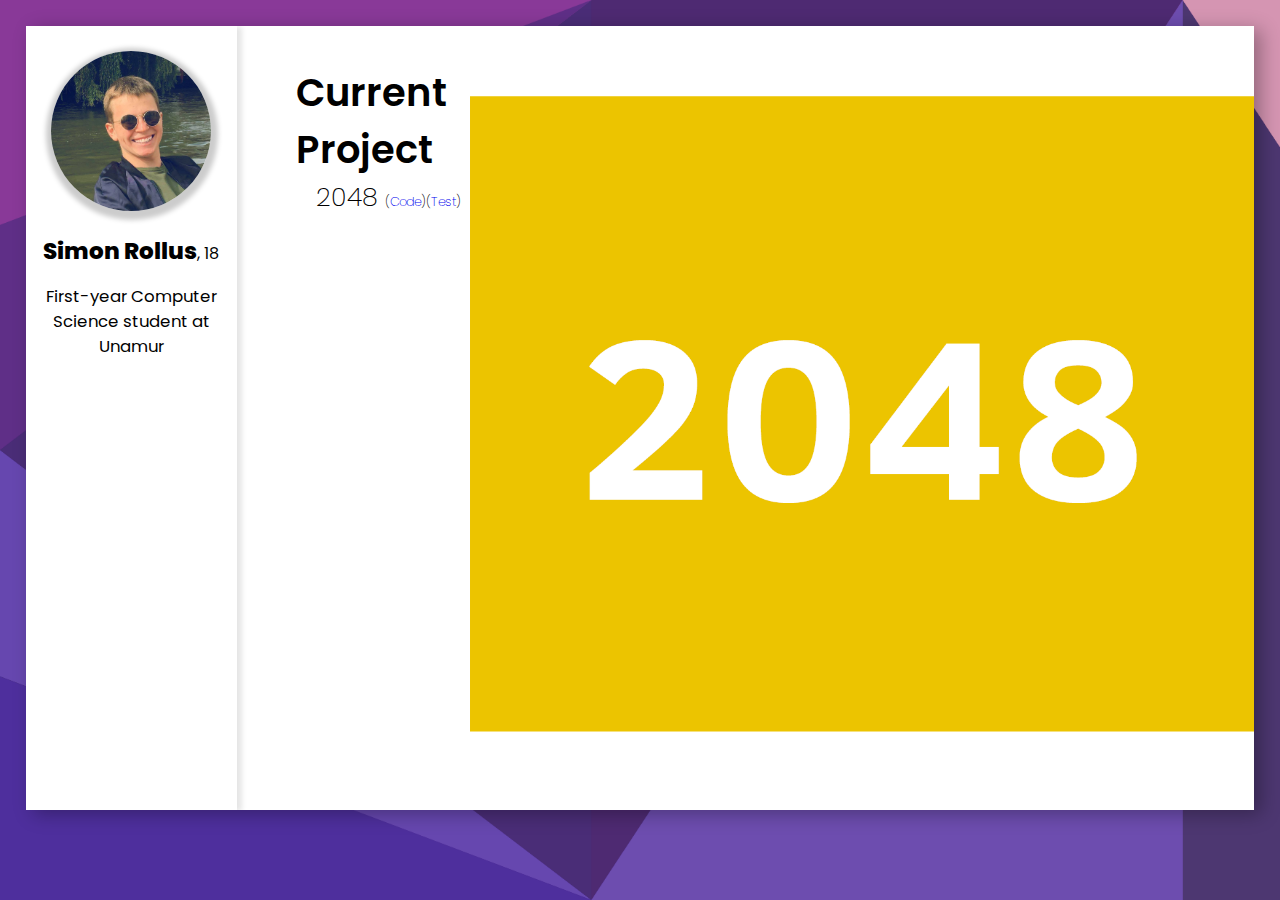
<file: index.html>
<!DOCTYPE html>
<html lang="en">
<head>
    <link href="https://fonts.googleapis.com/css?family=Poppins:200" rel="stylesheet">
    <link rel="stylesheet" href="index.css">
    <link rel="apple-touch-icon" sizes="180x180" href="images/favicon/apple-touch-icon.png">
    <link rel="icon" type="image/png" sizes="32x32" href="images/favicon/favicon-32x32.png">
    <link rel="icon" type="image/png" sizes="16x16" href="images/favicon/favicon-16x16.png">
    <link rel="manifest" href="images/favicon/site.webmanifest">
    <link rel="mask-icon" href="images/favicon/safari-pinned-tab.svg" color="#5bbad5">
    <link rel="shortcut icon" href="images/favicon/favicon.ico">
    <meta name="msapplication-TileColor" content="#2b5797">
    <meta name="msapplication-config" content="images/favicon/browserconfig.xml">
    <meta name="theme-color" content="#ffffff">
    <meta charset="UTF-8">
    <title>Simon Rollus's Github Page</title>
</head>
<body>
    <wrapper>
        <profil>
            <img src="images/profile.jpg" alt="Profil Picture" id="profilepicture">
            <p><b style="font-weight: 800;font-size: 1.8vw">Simon Rollus</b>, 18</p>
            <bio style="font-size: 1.3vw">First-year Computer Science student at Unamur</bio>
        </profil>
        <project><ul> Current Project
           <li>2048 <codelink>(<a href="https://github.com/SimonRollus/simonrollus.github.io">Code</a>)</codelink><testlink>(<a href="2048/index.html">Test</a>)</testlink></li>
        </ul>
        </project>
        <preview><img src="images/2048.png" alt="2018"></preview>
    </wrapper>
</body>
</html>
</file>
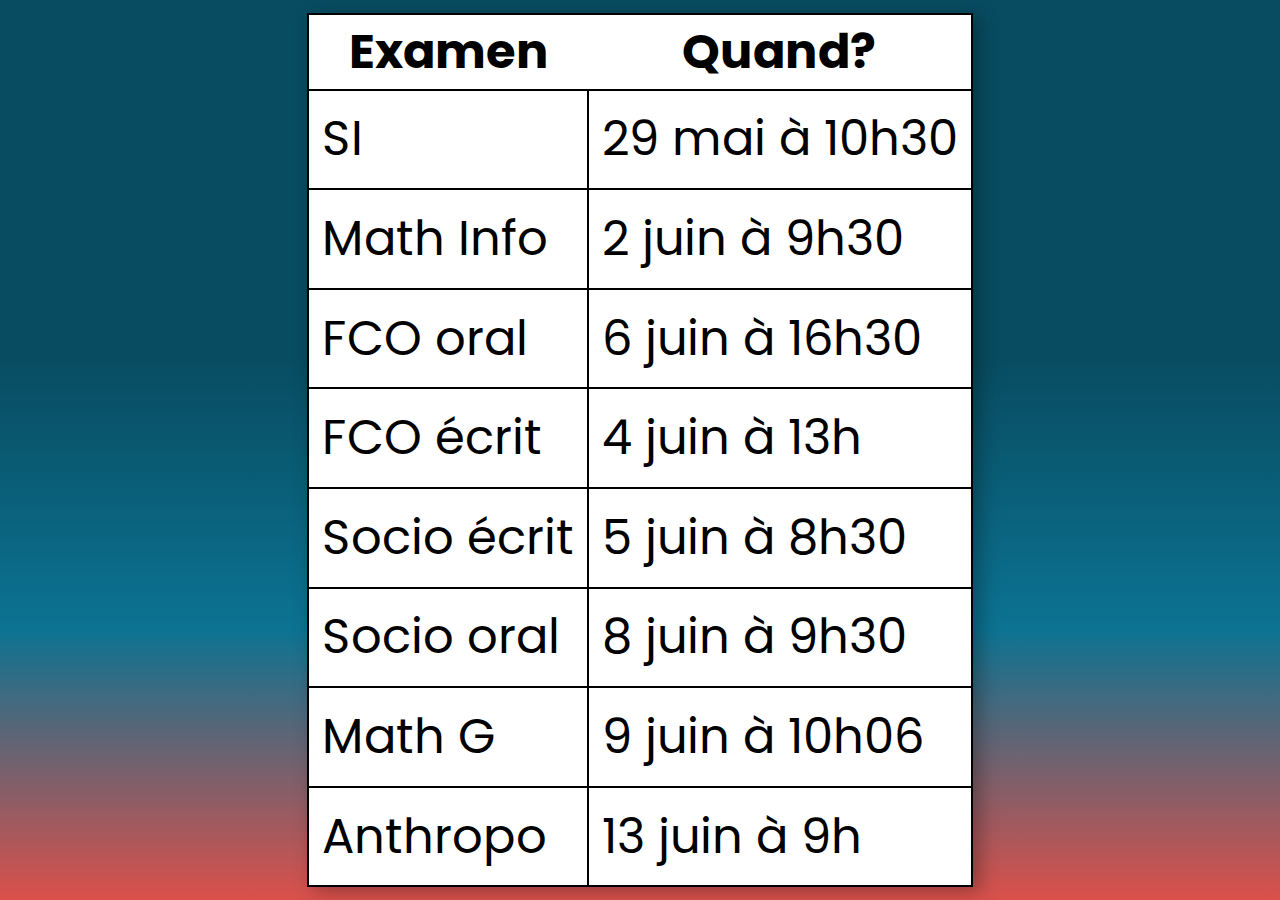
<file: examens.html>
<!DOCTYPE html>
<html lang="en">
<head>
    <meta charset="UTF-8">
    <title>Examens</title>
    <link href="https://fonts.googleapis.com/css?family=Poppins:200" rel="stylesheet">
</head>
<style>
    body,html {
        display: flex;
        justify-content: center;
        align-items: center;
        font-family: "Poppins", sans-serif;
        background-image: linear-gradient(to bottom, #084C61 40%, hsl(194, 85%, 31%), #DB504A);
        margin: 0;
        padding: 0;
        outline: 0;
        height: 100%;
        width: 100%;
        background-size: cover;
        background-repeat: no-repeat;
    }
    table, td  {
        background-color: white;
        border: 2px solid black;
        border-collapse: collapse;
        padding: 1vw;
    }
    table {
        font-size: 3em;
        box-shadow: 7px 4px 18px 0px rgba(0,0,0,0.30);
    }
</style>
<body>
    <table>
        <tr>
            <th>Examen</th>
            <th>Quand?</th>
        </tr>
        <tr>
            <td>SI</td>   
            <td>29 mai à 10h30</td>
        </tr>
        <tr>
            <td>Math Info</td>
            <td>2 juin à 9h30</td>
        </tr>
        <tr>
            <td>FCO oral</td>
            <td>6 juin à 16h30</td>
        </tr>
        <tr>
            <td>FCO écrit</td>
            <td>4 juin à 13h</td>
        </tr>
        <tr>
            <td>Socio écrit</td>
            <td>5 juin à 8h30</td>
        </tr>
        <tr>
            <td>Socio oral</td>
            <td>8 juin à 9h30</td>   
        </tr>
        <tr>
            <td>Math G</td>
            <td>9 juin à 10h06</td>
        </tr>
        <tr>
            <td>Anthropo</td>
            <td>13 juin à 9h</td>
        </tr>
    </table>
</body>
</html>
</file>
<file: index.css>
body, html {
    margin: 0;
    padding: 0;
    outline: 0;
    height: 100%;
    width: 100%;
    background-image: url(images/background.png);
    background-size: cover;
    background-repeat: no-repeat;
    font-family: "Poppins", sans-serif;
    overflow: hidden;
}

wrapper {
    display: flex;
    height: calc(90% - 2vw);
    width: calc(100% -2vw);
    margin: 2vw;
    background-color: white;
    box-shadow: 7px 4px 18px 0px rgba(0,0,0,0.30);
    overflow: hidden;
}

profil {
    flex: 0.3;
    box-shadow: 5px 1px 5px 0px rgba(0,0,0,0.10);
    text-align: center;
}

#profilepicture {
    display: inline-block;
    height: 12.5vw;
    width: auto;
    margin: 2vw;
    margin-bottom: 0vw;
    border-radius: 8vw;
    box-shadow: 1px 3px 5px 6px #ccc;
}

project {
    flex: 0.4;
}

ul {
    list-style: none;
    margin-left: 1.5vw;
    /*padding-left: 0;*/
    font-size: 3vw;
    font-weight: 600;
}

ul > li {
    margin-left: 20px;
    font-size: 2vw;
    font-weight: 200;
}

ul > li codelink, testlink, a {
    font-size: 1vw;
    text-decoration: none;
}

preview {
    display: block;
    flex: 0.3;
}

preview img {
    height: 100%;
    width: auto;
    clip-path: polygon(0 9%, 100% 9%, 100% 90%, 0 90%);
    padding-top: -9%;
}
</file>
